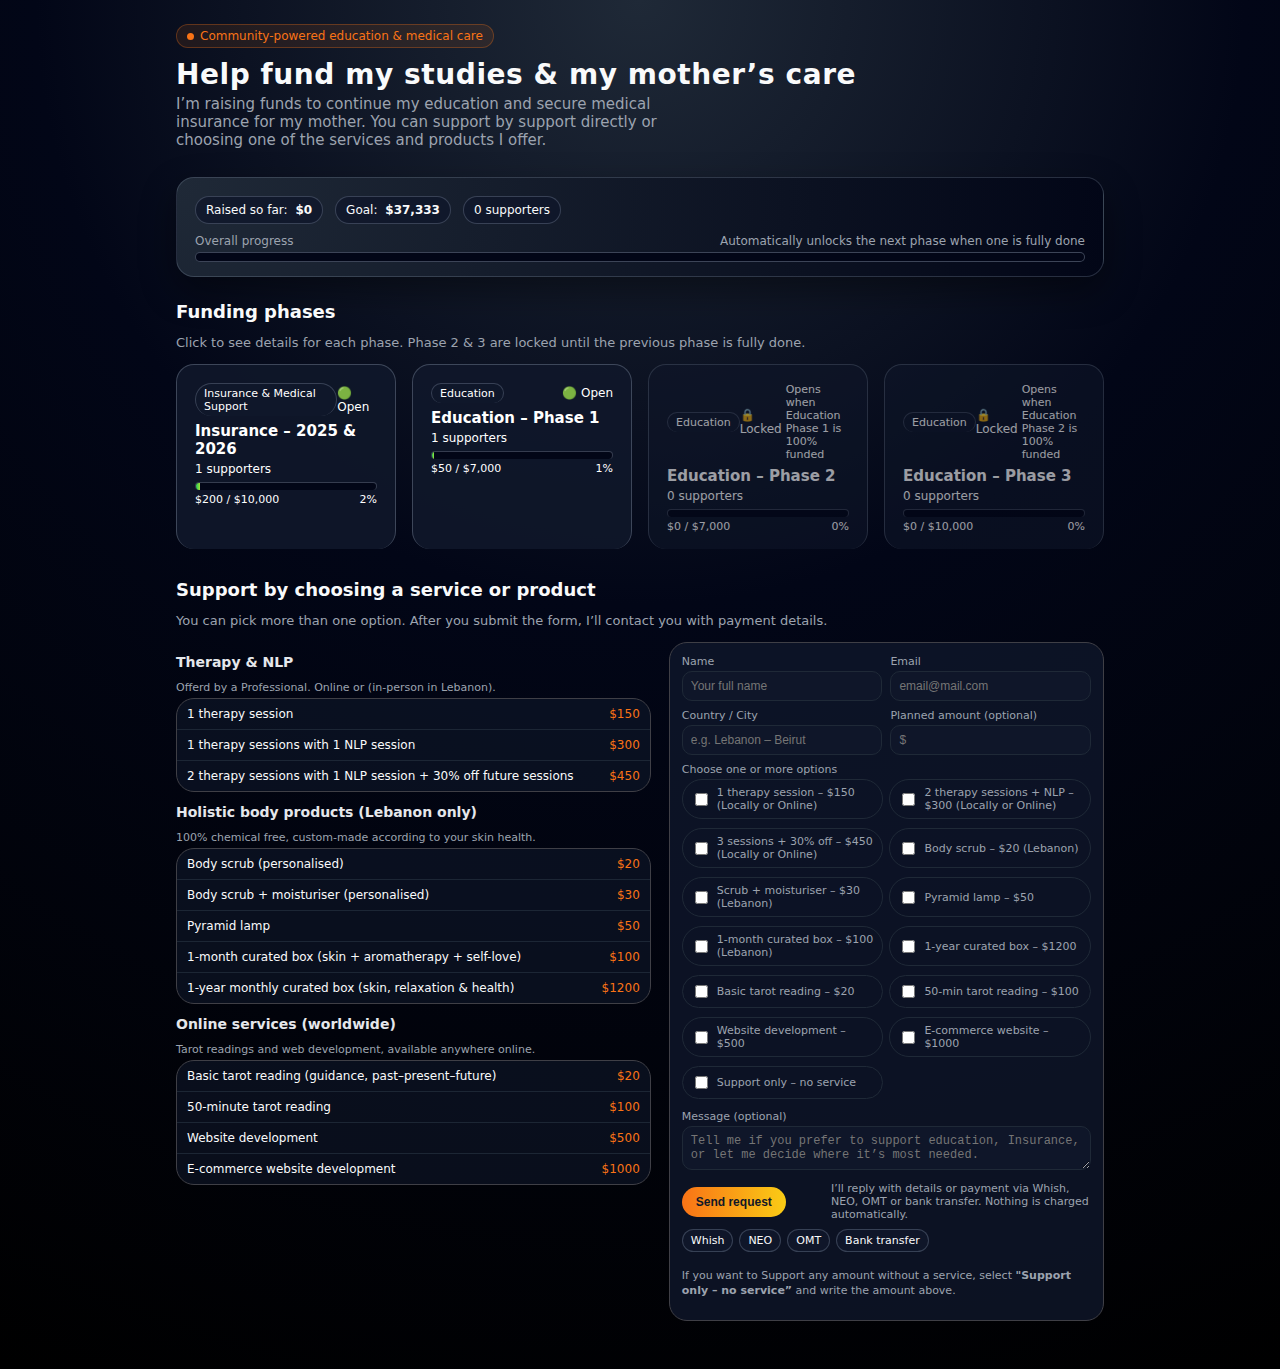
<file: index.html>
<!DOCTYPE html>
<html lang="en">
<head>
  <meta charset="UTF-8" />
  <title>Support my Education & Mother’s Care</title>
  <meta name="viewport" content="width=device-width, initial-scale=1" />
  <link rel="stylesheet" href="styles.css" />
</head>
<body>
  <div class="page">
    <header>
      <div class="badge">
        <span class="badge-dot"></span>
        Community-powered education & medical care
      </div>
      <h1>Help fund my studies & my mother’s care</h1>
      <p class="subtitle">
        I’m raising funds to continue my education and secure medical insurance for my mother.
        You can support by support directly or choosing one of the services and products I offer.
      </p>
    </header>

    <!-- Overall progress card -->
    <section class="overall-card">
      <div class="overall-stats">
        <div class="stat-pill">
          Raised so far: <strong id="overall-raised" style="margin-left:4px;">$0</strong>
        </div>
        <div class="stat-pill">
          Goal: <strong id="overall-goal" style="margin-left:4px;">$37,333</strong>
        </div>
        <div class="stat-pill" id="overall-donors">0 supporters</div>
      </div>
      <div class="progress-wrapper">
        <div class="progress-label-row">
          <span>Overall progress</span>
          <span>Automatically unlocks the next phase when one is fully done</span>
        </div>
        <div class="progress-bar">
          <div class="progress-fill" id="overall-progress"></div>
        </div>
      </div>
    </section>

    <!-- Phases grid -->
    <section>
      <h2 class="section-title">Funding phases</h2>
      <p class="section-subtitle">
        Click to see details for each phase. Phase 2 & 3 are locked until the previous phase is fully done.
      </p>
      <div class="grid">
        <!-- Mother Insurance (2 years) -->
        <a class="card" href="insurance.html" data-phase="mother2025">
          <div class="card-tag-row">
            <span class="card-tag">Insurance & Medical Support</span>
            <span class="card-lock">🟢 Open</span>
          </div>
          <div class="card-title">Insurance – 2025 & 2026</div>
          <div class="card-meta">0 supporters</div>
          <div class="card-progress">
            <div class="card-progress-bar">
              <div class="card-progress-fill"></div>
            </div>
            <div class="card-progress-label">
              <span>$0 / $10,000</span>
              <span>0%</span>
            </div>
          </div>
        </a>
        <!-- Education Phase 1 -->
        <a class="card" href="phase-education-1.html" data-phase="education1">
          <div class="card-tag-row">
            <span class="card-tag">Education</span>
            <span class="card-lock">🟢 Open</span>
          </div>
          <div class="card-title">Education – Phase 1</div>
          <div class="card-meta">0 supporters</div>
          <div class="card-progress">
            <div class="card-progress-bar">
              <div class="card-progress-fill"></div>
            </div>
            <div class="card-progress-label">
              <span>$0 / $7,000</span>
              <span>0%</span>
            </div>
          </div>
        </a>

        <!-- Education Phase 2 -->
        <a class="card card-locked" href="phase-education-2.html" data-phase="education2">
          <div class="card-tag-row">
            <span class="card-tag">Education</span>
            <span class="card-lock">🔒 Locked</span>
          </div>
          <div class="card-title">Education – Phase 2</div>
          <div class="card-meta">0 supporters</div>
          <div class="card-progress">
            <div class="card-progress-bar">
              <div class="card-progress-fill"></div>
            </div>
            <div class="card-progress-label">
              <span>$0 / $7,000</span>
              <span>0%</span>
            </div>
          </div>
        </a>

        <!-- Education Phase 3 -->
        <a class="card card-locked" href="phase-education-3.html" data-phase="education3">
          <div class="card-tag-row">
            <span class="card-tag">Education</span>
            <span class="card-lock">🔒 Locked</span>
          </div>
          <div class="card-title">Education – Phase 3</div>
          <div class="card-meta">0 supporters</div>
          <div class="card-progress">
            <div class="card-progress-bar">
              <div class="card-progress-fill"></div>
            </div>
            <div class="card-progress-label">
              <span>$0 / $10,000</span>
              <span>0%</span>
            </div>
          </div>
        </a>

        
      </div>
    </section>

    <!-- Services + Form -->
    <section>
      <h2 class="section-title">Support by choosing a service or product</h2>
      <p class="section-subtitle">
        You can pick more than one option. After you submit the form, I’ll contact you with payment details.
      </p>

      <div class="services-layout">
        <!-- Services list -->
        <div>
          <h3 class="service-group-title">Therapy & NLP</h3>
          <p class="service-note">
            Offerd by a Professional. Online or (in-person in Lebanon).
          </p>
          <ul class="service-list">
            <li class="service-item">
              <span class="service-name">1 therapy session</span>
              <span class="service-price">$150</span>
            </li>
            <li class="service-item">
              <span class="service-name">1 therapy sessions with 1 NLP session</span>
              <span class="service-price">$300</span>
            </li>
            <li class="service-item">
              <span class="service-name">2 therapy sessions with 1 NLP session + 30% off future sessions</span>
              <span class="service-price">$450</span>
            </li>
          </ul>

          <h3 class="service-group-title">Holistic body products (Lebanon only)</h3>
          <p class="service-note">
            100% chemical free, custom-made according to your skin health.
          </p>
          <ul class="service-list">
            <li class="service-item">
              <span class="service-name">Body scrub (personalised)</span>
              <span class="service-price">$20</span>
            </li>
            <li class="service-item">
              <span class="service-name">Body scrub + moisturiser (personalised)</span>
              <span class="service-price">$30</span>
            </li>
            <li class="service-item">
              <span class="service-name">Pyramid lamp</span>
              <span class="service-price">$50</span>
            </li>
            <li class="service-item">
              <span class="service-name">1-month curated box (skin + aromatherapy + self-love)</span>
              <span class="service-price">$100</span>
            </li>
            <li class="service-item">
              <span class="service-name">1-year monthly curated box (skin, relaxation & health)</span>
              <span class="service-price">$1200</span>
            </li>
          </ul>

          <h3 class="service-group-title">Online services (worldwide)</h3>
          <p class="service-note">
            Tarot readings and web development, available anywhere online.
          </p>
          <ul class="service-list">
            <li class="service-item">
              <span class="service-name">Basic tarot reading (guidance, past–present–future)</span>
              <span class="service-price">$20</span>
            </li>
            <li class="service-item">
              <span class="service-name">50-minute tarot reading</span>
              <span class="service-price">$100</span>
            </li>
            <li class="service-item">
              <span class="service-name">Website development</span>
              <span class="service-price">$500</span>
            </li>
            <li class="service-item">
              <span class="service-name">E-commerce website development</span>
              <span class="service-price">$1000</span>
            </li>
          </ul>
        </div>

        <!-- Form -->
        <div class="form-card">
          <form id="support-form">
            <div class="form-row">
              <div>
                <label for="name">Name</label>
                <input id="name" name="name" placeholder="Your full name" />
              </div>
              <div>
                <label for="email">Email</label>
                <input id="email" name="email" type="email" placeholder="email@mail.com" />
              </div>
            </div>

            <div class="form-row">
              <div>
                <label for="country">Country / City</label>
                <input id="country" name="country" placeholder="e.g. Lebanon – Beirut" />
              </div>
              <div>
                <label for="custom-amount">Planned amount (optional)</label>
                <input id="custom-amount" name="custom-amount" placeholder="$" />
              </div>
            </div>

            <label>Choose one or more options</label>
            <div class="checkbox-grid">
              <!-- Therapy & NLP -->
              <label class="checkbox-pill">
                <input type="checkbox" value="1 therapy session – $150" />
                <span>1 therapy session – $150 (Locally or Online)</span>
              </label>
              <label class="checkbox-pill">
                <input type="checkbox" value="2 therapy sessions with NLP – $300" />
                <span>2 therapy sessions + NLP – $300 (Locally or Online)</span>
              </label>
              <label class="checkbox-pill">
                <input type="checkbox" value="3 therapy sessions with NLP + 30% off – $450" />
                <span>3 sessions + 30% off – $450 (Locally or Online)</span>
              </label>

              <!-- Body products -->
              <label class="checkbox-pill">
                <input type="checkbox" value="Body scrub – $20" />
                <span>Body scrub – $20 (Lebanon)</span>
              </label>
              <label class="checkbox-pill">
                <input type="checkbox" value="Body scrub + moisturiser – $30" />
                <span>Scrub + moisturiser – $30 (Lebanon)</span>
              </label>
              <label class="checkbox-pill">
                <input type="checkbox" value="Pyramid lamp – $50" />
                <span>Pyramid lamp – $50</span>
              </label>
              <label class="checkbox-pill">
                <input type="checkbox" value="1-month curated box – $100" />
                <span>1-month curated box – $100 (Lebanon)</span>
              </label>
              <label class="checkbox-pill">
                <input type="checkbox" value="1-year curated box – $1200" />
                <span>1-year curated box – $1200</span>
              </label>

              <!-- Online services -->
              <label class="checkbox-pill">
                <input type="checkbox" value="Basic tarot reading – $20" />
                <span>Basic tarot reading – $20</span>
              </label>
              <label class="checkbox-pill">
                <input type="checkbox" value="50-min tarot reading – $100" />
                <span>50-min tarot reading – $100</span>
              </label>
              <label class="checkbox-pill">
                <input type="checkbox" value="Website development – $500" />
                <span>Website development – $500</span>
              </label>
              <label class="checkbox-pill">
                <input type="checkbox" value="E-commerce website development – $1000" />
                <span>E-commerce website – $1000</span>
              </label>

              <!-- Donation only -->
              <label class="checkbox-pill">
                <input type="checkbox" value="Support only – no service (thank you note)" />
                <span>Support only – no service</span>
              </label>
            </div>

            <label for="message">Message (optional)</label>
            <textarea
              id="message"
              name="message"
              placeholder="Tell me if you prefer to support education, Insurance, or let me decide where it’s most needed."
            ></textarea>

            <div class="btn-row">
              <button type="submit" class="btn-primary">Send request</button>
              <div class="helper-text">
                I’ll reply with details or payment via Whish, NEO, OMT or bank transfer.
                Nothing is charged automatically.
              </div>
            </div>

            <div class="payment-methods">
              <span class="payment-pill">Whish</span>
              <span class="payment-pill">NEO</span>
              <span class="payment-pill">OMT</span>
              <span class="payment-pill">Bank transfer</span>
            </div>
          </form>

          <p class="footer-note">
            If you want to Support any amount without a service, select
            <strong>"Support only – no service”</strong> and write the amount above.
          </p>
        </div>
      </div>
    </section>
  </div>

  <script src="script.js"></script>
</body>
</html>
</file>
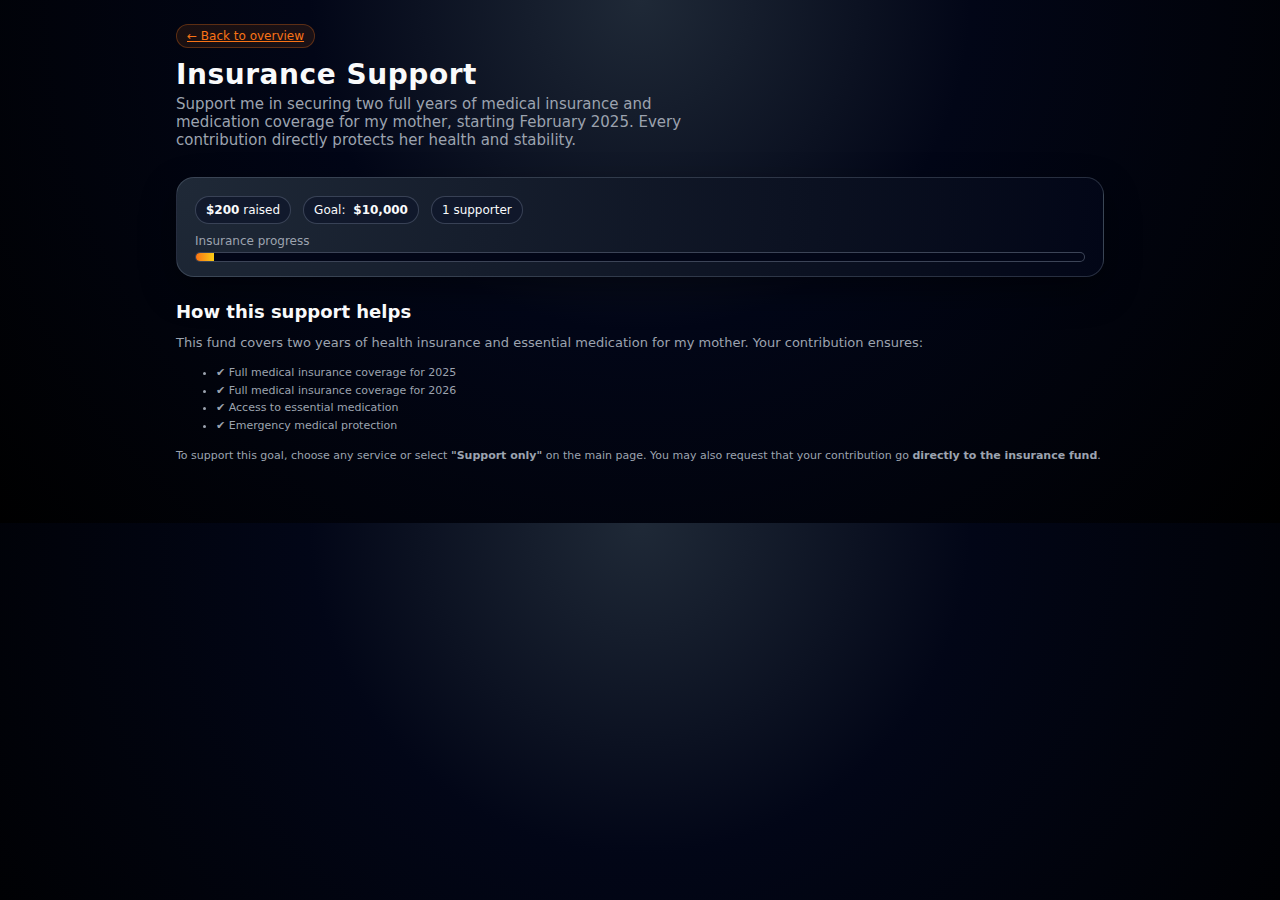
<file: insurance.html>
<!DOCTYPE html>
<html lang="en">
<head>
  <meta charset="UTF-8" />
  <title>Insurance | Support</title>
  <meta name="viewport" content="width=device-width, initial-scale=1" />
  <link rel="stylesheet" href="styles.css" />
</head>
<body>
  <div class="page">
    <header>
      <a href="index.html" class="badge">
        ← Back to overview
      </a>
      <h1>Insurance Support</h1>
      <p class="subtitle">
        Support me in securing two full years of medical insurance and medication coverage for my mother,
        starting February 2025. Every contribution directly protects her health and stability.
      </p>
    </header>

    <section class="overall-card">
      <div class="overall-stats">
        <div class="stat-pill">
          <strong id="insurance-raised">$0</strong> raised
        </div>
        <div class="stat-pill">
          Goal: <strong id="insurance-goal" style="margin-left:4px;">$10,000</strong>
        </div>
        <div class="stat-pill" id="insurance-donors">0 supporters</div>
      </div>

      <div class="progress-wrapper">
        <div class="progress-label-row">
          <span>Insurance progress</span>
        </div>
        <div class="progress-bar">
          <div class="progress-fill" id="insurance-progress"></div>
        </div>
      </div>
    </section>

    <section>
      <h2 class="section-title">How this support helps</h2>
      <p class="section-subtitle">
        This fund covers two years of health insurance and essential medication for my mother.
        Your contribution ensures:
      </p>

      <ul class="footer-note" style="line-height:1.6; margin-top:8px;">
        <li>✔ Full medical insurance coverage for 2025</li>
        <li>✔ Full medical insurance coverage for 2026</li>
        <li>✔ Access to essential medication</li>
        <li>✔ Emergency medical protection</li>
      </ul>

      <p class="footer-note" style="margin-top:14px;">
        To support this goal, choose any service or select <strong>"Support only"</strong> on the main page.
        You may also request that your contribution go <strong>directly to the insurance fund</strong>.
      </p>
    </section>
  </div>

  <script src="script.js"></script>
  <script>
    // Load Insurance (2025 + 2026) data from data.json
    async function loadPhase() {
      try {
        const res = await fetch('data.json');
        const data = await res.json();

        const p2025 = data.phases.mother2025 || {};
        const p2026 = data.phases.mother2026 || {};

        // Combine both years
        const raised = (p2025.raised || 0) + (p2026.raised || 0);
        const goal = 10000; // 🔥 FORCE total goal to $10,000
        const donors = (p2025.donors || 0) + (p2026.donors || 0);

        const pct = goal ? Math.min(100, Math.round((raised / goal) * 100)) : 0;

        document.getElementById('insurance-raised').textContent =
          '$' + raised.toLocaleString();
        document.getElementById('insurance-goal').textContent =
          '$' + goal.toLocaleString();
        document.getElementById('insurance-donors').textContent =
          donors + (donors === 1 ? ' supporter' : ' supporters');
        document.getElementById('insurance-progress').style.width =
          pct + '%';
      } catch (e) {
        console.error(e);
      }
    }

    document.addEventListener('DOMContentLoaded', loadPhase);
  </script>
</body>
</html>
</file>
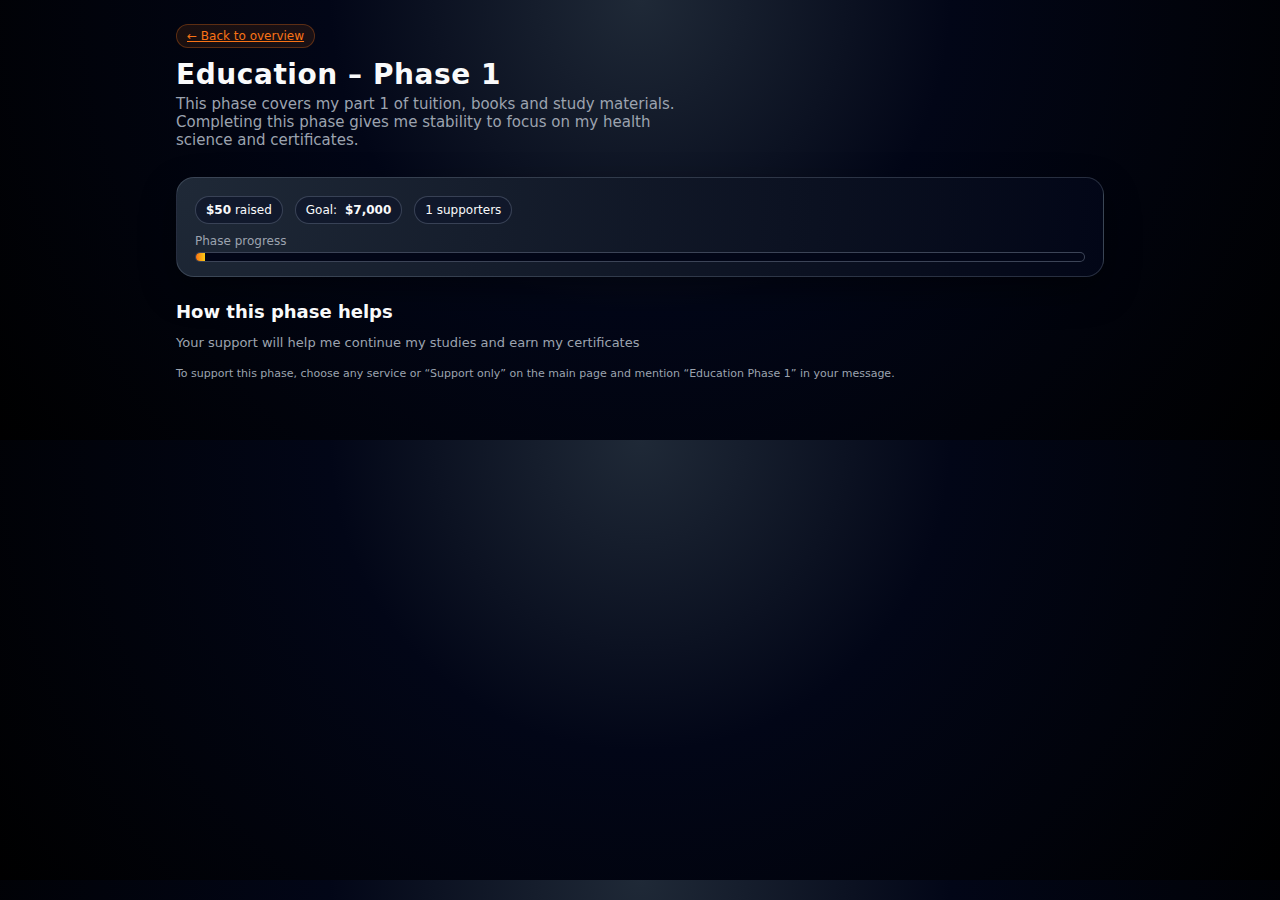
<file: phase-education-1.html>
<!DOCTYPE html>
<html lang="en">
<head>
  <meta charset="UTF-8" />
  <title>Education – Phase 1 | Support</title>
  <meta name="viewport" content="width=device-width, initial-scale=1" />
  <link rel="stylesheet" href="styles.css" />
</head>
<body>
  <div class="page">
    <header>
      <a href="index.html" class="badge">
        ← Back to overview
      </a>
      <h1>Education – Phase 1</h1>
      <p class="subtitle">
        This phase covers my part 1 of tuition, books and study materials. Completing this phase
        gives me stability to focus on my health science and certificates.
      </p>
    </header>

    <section class="overall-card">
      <div class="overall-stats">
        <div class="stat-pill">
          <strong id="phase1-raised">$0</strong> raised
        </div>
        <div class="stat-pill">
          Goal: <strong id="phase1-goal" style="margin-left:4px;">$7,000</strong>
        </div>
        <div class="stat-pill" id="phase1-donors">0 supporters</div>
      </div>

      <div class="progress-wrapper">
        <div class="progress-label-row">
          <span>Phase progress</span>
        </div>
        <div class="progress-bar">
          <div class="progress-fill" id="phase1-progress"></div>
        </div>
      </div>
    </section>

    <section>
      <h2 class="section-title">How this phase helps</h2>
      <p class="section-subtitle">
        Your support will help me continue my studies and earn my certificates
      </p>
      <p class="footer-note">
        To support this phase, choose any service or “Support only” on the main page and mention
        “Education Phase 1” in your message.
      </p>
    </section>
  </div>

  <script src="script.js"></script>
  <script>
    // reuse data.json but show only this phase
    async function loadPhase() {
      try {
        const res = await fetch('data.json');
        const data = await res.json();
        const p = data.phases.education1;
        const raised = p.raised || 0;
        const goal = p.goal || 0;
        const donors = p.donors || 0;

        const pct = goal ? Math.min(100, Math.round((raised / goal) * 100)) : 0;

        document.getElementById('phase1-raised').textContent = '$' + raised.toLocaleString();
        document.getElementById('phase1-goal').textContent = '$' + goal.toLocaleString();
        document.getElementById('phase1-donors').textContent = donors + ' supporters';
        document.getElementById('phase1-progress').style.width = pct + '%';
      } catch (e) {
        console.error(e);
      }
    }
    document.addEventListener('DOMContentLoaded', loadPhase);
  </script>
</body>
</html>
</file>
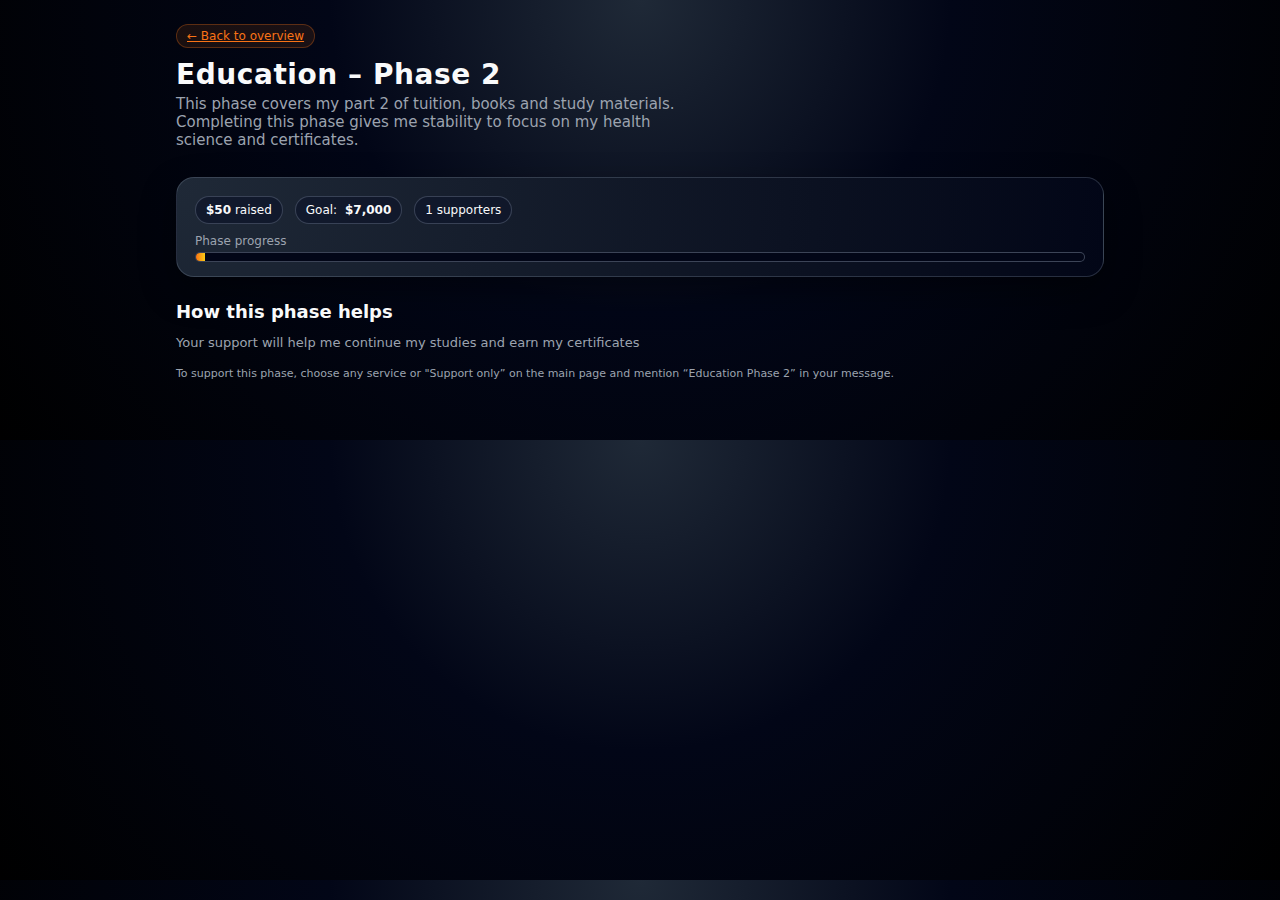
<file: phase-education-2.html>
<!DOCTYPE html>
<html lang="en">
<head>
  <meta charset="UTF-8" />
  <title>Education – Phase 2 | Support</title>
  <meta name="viewport" content="width=device-width, initial-scale=1" />
  <link rel="stylesheet" href="styles.css" />
</head>
<body>
  <div class="page">
    <header>
      <a href="index.html" class="badge">
        ← Back to overview
      </a>
      <h1>Education – Phase 2</h1>
      <p class="subtitle">
        This phase covers my part 2 of tuition, books and study materials. Completing this phase
        gives me stability to focus on my health science and certificates.
      </p>
    </header>

    <section class="overall-card">
      <div class="overall-stats">
        <div class="stat-pill">
          <strong id="phase1-raised">$0</strong> raised
        </div>
        <div class="stat-pill">
          Goal: <strong id="phase1-goal" style="margin-left:4px;">$7,000</strong>
        </div>
        <div class="stat-pill" id="phase1-donors">0 supporters</div>
      </div>

      <div class="progress-wrapper">
        <div class="progress-label-row">
          <span>Phase progress</span>
        </div>
        <div class="progress-bar">
          <div class="progress-fill" id="phase1-progress"></div>
        </div>
      </div>
    </section>

    <section>
      <h2 class="section-title">How this phase helps</h2>
      <p class="section-subtitle">
        Your support will help me continue my studies and earn my certificates

      </p>
      <p class="footer-note">
        To support this phase, choose any service or "Support only” on the main page and mention
        “Education Phase 2” in your message.
      </p>
    </section>
  </div>

  <script src="script.js"></script>
  <script>
    // reuse data.json but show only this phase
    async function loadPhase() {
      try {
        const res = await fetch('data.json');
        const data = await res.json();
        const p = data.phases.education1;
        const raised = p.raised || 0;
        const goal = p.goal || 0;
        const donors = p.donors || 0;

        const pct = goal ? Math.min(100, Math.round((raised / goal) * 100)) : 0;

        document.getElementById('phase1-raised').textContent = '$' + raised.toLocaleString();
        document.getElementById('phase1-goal').textContent = '$' + goal.toLocaleString();
        document.getElementById('phase1-donors').textContent = donors + ' supporters';
        document.getElementById('phase1-progress').style.width = pct + '%';
      } catch (e) {
        console.error(e);
      }
    }
    document.addEventListener('DOMContentLoaded', loadPhase);
  </script>
</body>
</html>
</file>
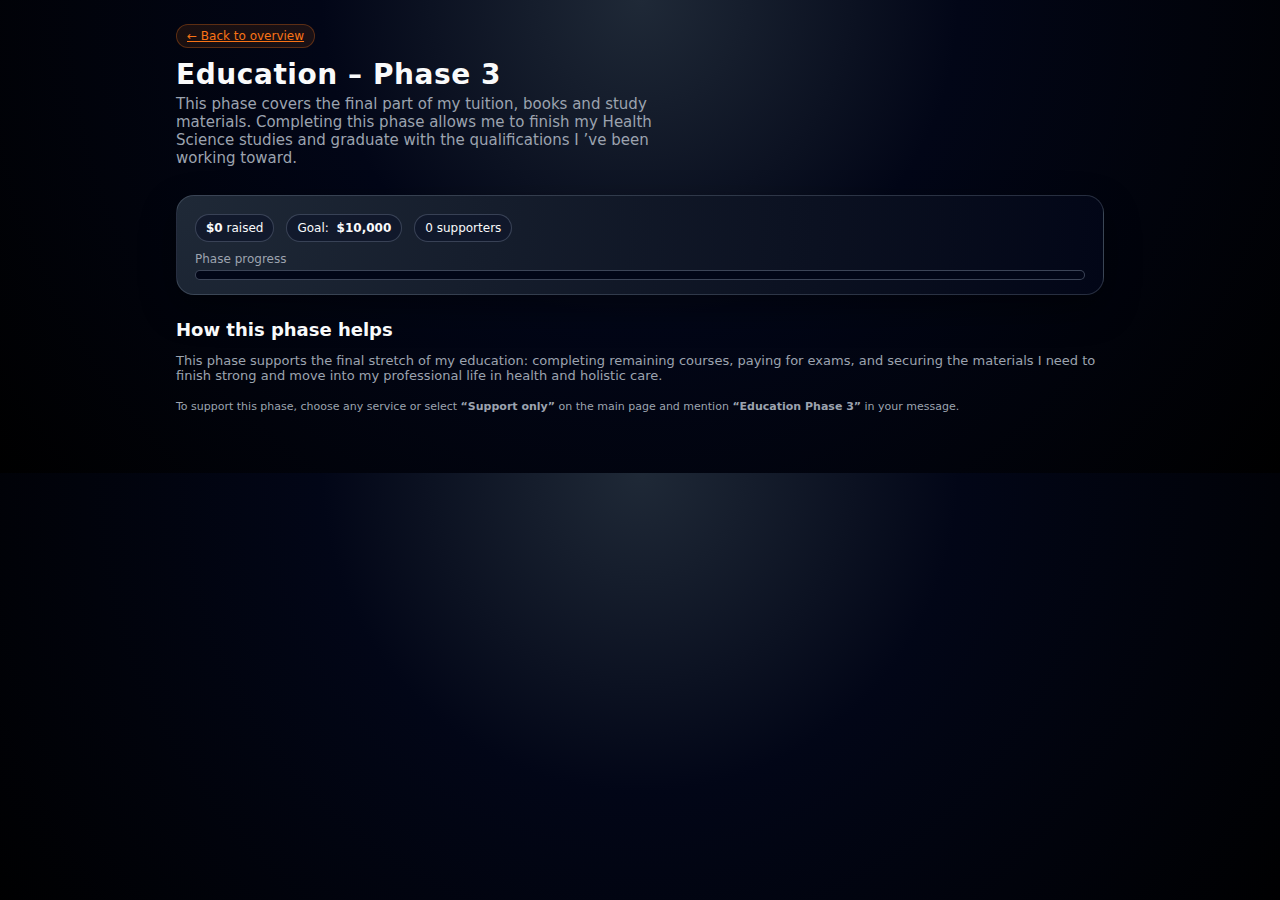
<file: phase-education-3.html>
<!DOCTYPE html>
<html lang="en">
<head>
  <meta charset="UTF-8" />
  <title>Education – Phase 3 | Support</title>
  <meta name="viewport" content="width=device-width, initial-scale=1" />
  <link rel="stylesheet" href="styles.css" />
</head>
<body>
  <div class="page">
    <header>
      <a href="index.html" class="badge">
        ← Back to overview
      </a>
      <h1>Education – Phase 3</h1>
      <p class="subtitle">
        This phase covers the final part of my tuition, books and study materials. Completing this
        phase allows me to finish my Health Science studies and graduate with the qualifications I
       ’ve been working toward.
      </p>
    </header>

    <section class="overall-card">
      <div class="overall-stats">
        <div class="stat-pill">
          <strong id="phase3-raised">$0</strong> raised
        </div>
        <div class="stat-pill">
          Goal: <strong id="phase3-goal" style="margin-left:4px;">$10,000</strong>
        </div>
        <div class="stat-pill" id="phase3-donors">0 supporters</div>
      </div>

      <div class="progress-wrapper">
        <div class="progress-label-row">
          <span>Phase progress</span>
        </div>
        <div class="progress-bar">
          <div class="progress-fill" id="phase3-progress"></div>
        </div>
      </div>
    </section>

    <section>
      <h2 class="section-title">How this phase helps</h2>
      <p class="section-subtitle">
        This phase supports the final stretch of my education: completing remaining courses,
        paying for exams, and securing the materials I need to finish strong and move into my
        professional life in health and holistic care.
      </p>
      <p class="footer-note">
        To support this phase, choose any service or select <strong>“Support only”</strong> on the
        main page and mention <strong>“Education Phase 3”</strong> in your message.
      </p>
    </section>
  </div>

  <script src="script.js"></script>
  <script>
    // reuse data.json but show only Education Phase 3
    async function loadPhase() {
      try {
        const res = await fetch('data.json');
        const data = await res.json();
        const p = data.phases.education3; // ✅ use education3

        const raised = p.raised || 0;
        const goal = p.goal || 0;
        const donors = p.donors || 0;
        const pct = goal ? Math.min(100, Math.round((raised / goal) * 100)) : 0;

        document.getElementById('phase3-raised').textContent =
          '$' + raised.toLocaleString();
        document.getElementById('phase3-goal').textContent =
          '$' + goal.toLocaleString();
        document.getElementById('phase3-donors').textContent =
          donors + (donors === 1 ? ' supporter' : ' supporters');
        document.getElementById('phase3-progress').style.width = pct + '%';
      } catch (e) {
        console.error(e);
      }
    }

    document.addEventListener('DOMContentLoaded', loadPhase);
  </script>
</body>
</html>
</file>
<file: styles.css>
:root {
  --bg: #0f172a;
  --card-bg: #111827;
  --accent: #f97316;
  --accent-soft: rgba(249, 115, 22, 0.1);
  --text: #f9fafb;
  --muted: #9ca3af;
  --border: #3f3f46; /* neutral grey, not blue */
  --danger: #ef4444;
  --success: #22c55e;
  --radius-xl: 18px;
  --shadow-soft: 0 14px 35px rgba(0, 0, 0, 0.4);
}


* {
  box-sizing: border-box;
}

body {
  margin: 0;
  font-family: system-ui, -apple-system, BlinkMacSystemFont, "SF Pro Text", sans-serif;
  background: radial-gradient(circle at top, #1f2937 0, #020617 40%, #000 100%);
  color: var(--text);
}

/* Make all links look exactly like normal text */
a, a:link, a:visited, a:active {
  -webkit-tap-highlight-color: transparent;
}

.card:hover,
.card:active,
.card:focus,
.card a,
.card a:hover,
.card a:active,
.card a:focus {
  text-decoration: none !important;
  color: inherit !important;
}

.card,
.card *,
.card-title,
.card-title * {
  text-decoration: none !important;
  border-bottom: none !important;
  color: white !important
}
/* Hover also stays identical to normal text */
a:hover {
  color: inherit !important;
  text-decoration: none !important;
  opacity: 1 !important;
}

/* Remove blue underline by browser */
a:focus {
  outline: none !important;
  text-decoration: none !important;
  color: inherit !important;
}


.page {
  max-width: 960px;
  margin: 0 auto;
  padding: 24px 16px 48px;
}

header {
  margin-bottom: 28px;
}

.badge {
  display: inline-flex;
  align-items: center;
  gap: 6px;
  font-size: 12px;
  padding: 4px 10px;
  border-radius: 999px;
  background: var(--accent-soft);
  color: var(--accent);
  border: 1px solid rgba(249, 115, 22, 0.3);
}

.badge-dot {
  width: 7px;
  height: 7px;
  border-radius: 999px;
  background: var(--accent);
}

h1 {
  margin: 10px 0 4px;
  font-size: 28px;
  letter-spacing: 0.02em;
}

.subtitle {
  margin: 4px 0 18px;
  font-size: 15px;
  color: var(--muted);
  max-width: 520px;
}

p {
  font-size: 12px
}

.overall-card {
  background: radial-gradient(circle at top left, #1f2937, #020617);
  border-radius: var(--radius-xl);
  padding: 18px 18px 14px;
  border: 1px solid rgba(148, 163, 184, 0.25);
  box-shadow: var(--shadow-soft);
  margin-bottom: 24px;
}

.overall-stats {
  display: flex;
  gap: 12px;
  flex-wrap: wrap;
  align-items: center;
  margin-bottom: 10px;
}

.stat-pill {
  padding: 6px 10px;
  border-radius: 999px;
  background: rgba(15, 23, 42, 0.8);
  border: 1px solid rgba(148, 163, 184, 0.3);
  font-size: 12px;
}

.progress-wrapper {
  margin-top: 6px;
}

.progress-label-row {
  display: flex;
  justify-content: space-between;
  font-size: 12px;
  color: var(--muted);
  margin-bottom: 4px;
}

.progress-bar {
  width: 100%;
  height: 10px;
  border-radius: 999px;
  background: #020617;
  overflow: hidden;
  border: 1px solid rgba(148, 163, 184, 0.4);
}

.progress-fill {
  height: 100%;
  background: linear-gradient(90deg, #f97316, #facc15);
  width: 0%;
  transition: width 0.6s ease;
}

.grid {
  display: grid;
  grid-template-columns: repeat(auto-fit, minmax(220px, 1fr));
  gap: 16px;
  margin-bottom: 30px;
}

.card {
  background: rgba(15, 23, 42, 0.9);
  border-radius: var(--radius-xl);
  padding: 18px 18px 16px;
  border: 1px solid rgba(148, 163, 184, 0.35); /* neutral */
  position: relative;
  overflow: hidden;
  cursor: pointer;
  transition: transform 0.15s ease, box-shadow 0.15s ease, border-color 0.15s ease;
}


.card:hover {
  transform: translateY(-3px);
  box-shadow: var(--shadow-soft);
  border-color: rgba(249, 115, 22, 0.6);
}

.card-locked {
  opacity: 0.6;
  cursor: not-allowed;
}

.card-locked:hover {
  transform: none;
  box-shadow: none;
  border-color: var(--border);
}

.card-tag-row {
  display: flex;
  justify-content: space-between;
  align-items: center;
  margin-bottom: 6px;
}

.card-tag {
  font-size: 11px;
  padding: 3px 8px;
  border-radius: 999px;
  background: rgba(15, 23, 42, 0.9);
  border: 1px solid rgba(148, 163, 184, 0.3);
  color: var(--muted);
}

.card-lock {
  display: inline-flex;
  align-items: center;
  gap: 4px;
  font-size: 12px;
  color: var(--muted);
}

.card-title {
  font-size: 15px;
  font-weight: 600;
  margin-bottom: 4px;
}

.card-meta {
  font-size: 12px;
  color: var(--muted);
}

.card-progress {
  margin-top: 6px;
}

.card-progress-bar {
  height: 8px;
  width: 100%;
  border-radius: 999px;
  background: #020617;
  overflow: hidden;
  border: 1px solid rgba(148, 163, 184, 0.35);
}

.card-progress-fill {
  height: 100%;
  background: linear-gradient(90deg, #22c55e, #a3e635);
  width: 0%;
  transition: width 0.6s ease;
}

.card-progress-label {
  display: flex;
  justify-content: space-between;
  margin-top: 3px;
  font-size: 11px;
  color: var(--muted);
}

.section-title {
  font-size: 18px;
  margin-bottom: 6px;
}

.section-subtitle {
  font-size: 13px;
  color: var(--muted);
  margin-bottom: 14px;
}

.services-layout {
  display: grid;
  grid-template-columns: minmax(0, 1.2fr) minmax(0, 1.1fr);
  gap: 18px;
}

@media (max-width: 768px) {
  .services-layout {
    grid-template-columns: minmax(0, 1fr);
  }
}

/* Services list */

.service-group-title {
  font-size: 14px;
  margin: 12px 0 4px;
  color: #e5e7eb;
}

.service-note {
  font-size: 11px;
  color: var(--muted);
  margin-bottom: 4px;
}

.service-list {
  list-style: none;
  padding: 0;
  margin: 0;
  border-radius: var(--radius-xl);
  border: 1px solid var(--border);
  background: rgba(15, 23, 42, 0.6);
  overflow: hidden;
}

.service-item {
  padding: 8px 10px;
  border-bottom: 1px solid rgba(31, 41, 55, 0.9);
  display: flex;
  justify-content: space-between;
  gap: 12px;
  font-size: 12px;
}

.service-item:last-child {
  border-bottom: none;
}

.service-name {
  font-weight: 500;
}

.service-price {
  color: var(--accent);
  white-space: nowrap;
}

/* Form */

.form-card {
  border-radius: var(--radius-xl);
  border: 1px solid var(--border);
  background: rgba(15, 23, 42, 0.8);
  padding: 12px 12px 10px;
}

.form-row {
  display: flex;
  gap: 8px;
  margin-bottom: 8px;
}

.form-row > div {
  flex: 1;
}

label {
  display: block;
  font-size: 11px;
  color: var(--muted);
  margin-bottom: 3px;
}

input,
textarea,
select {
  width: 100%;
  padding: 7px 8px;
  border-radius: 10px;
  border: 1px solid #1f2937;
  background: rgba(15, 23, 42, 0.9);
  color: var(--text);
  font-size: 12px;
}

textarea {
  resize: vertical;
  min-height: 44px;
}

.checkbox-grid {
  display: grid;
  grid-template-columns: repeat(auto-fit, minmax(180px, 1fr));
  gap: 6px;
  margin-bottom: 8px;
}

.checkbox-pill {
  display: flex;
  align-items: center;
  gap: 6px;
  padding: 6px 8px;
  border-radius: 999px;
  border: 1px solid #1f2937;
  font-size: 11px;
}

.checkbox-pill input[type="checkbox"] {
  width: 13px;
  height: 13px;
}

.btn-row {
  display: flex;
  justify-content: space-between;
  align-items: center;
  gap: 8px;
  margin-top: 8px;
}

button {
  border: none;
  border-radius: 999px;
  padding: 8px 14px;
  font-size: 12px;
  cursor: pointer;
}

.btn-primary {
  background: linear-gradient(90deg, #f97316, #facc15);
  color: #111827;
  font-weight: 600;
}

.btn-secondary {
  background: transparent;
  color: var(--muted);
}

.helper-text {
  font-size: 11px;
  color: var(--muted);
  max-width: 260px;
}

.payment-methods {
  display: flex;
  flex-wrap: wrap;
  gap: 6px;
  margin-top: 8px;
  font-size: 11px;
}

.payment-pill {
  padding: 4px 8px;
  border-radius: 999px;
  background: rgba(15, 23, 42, 0.9);
  border: 1px solid rgba(148, 163, 184, 0.3);
}

.footer-note {
  margin-top: 16px;
  font-size: 11px;
  color: var(--muted);
  line-height: 1.4;
}
</file>
